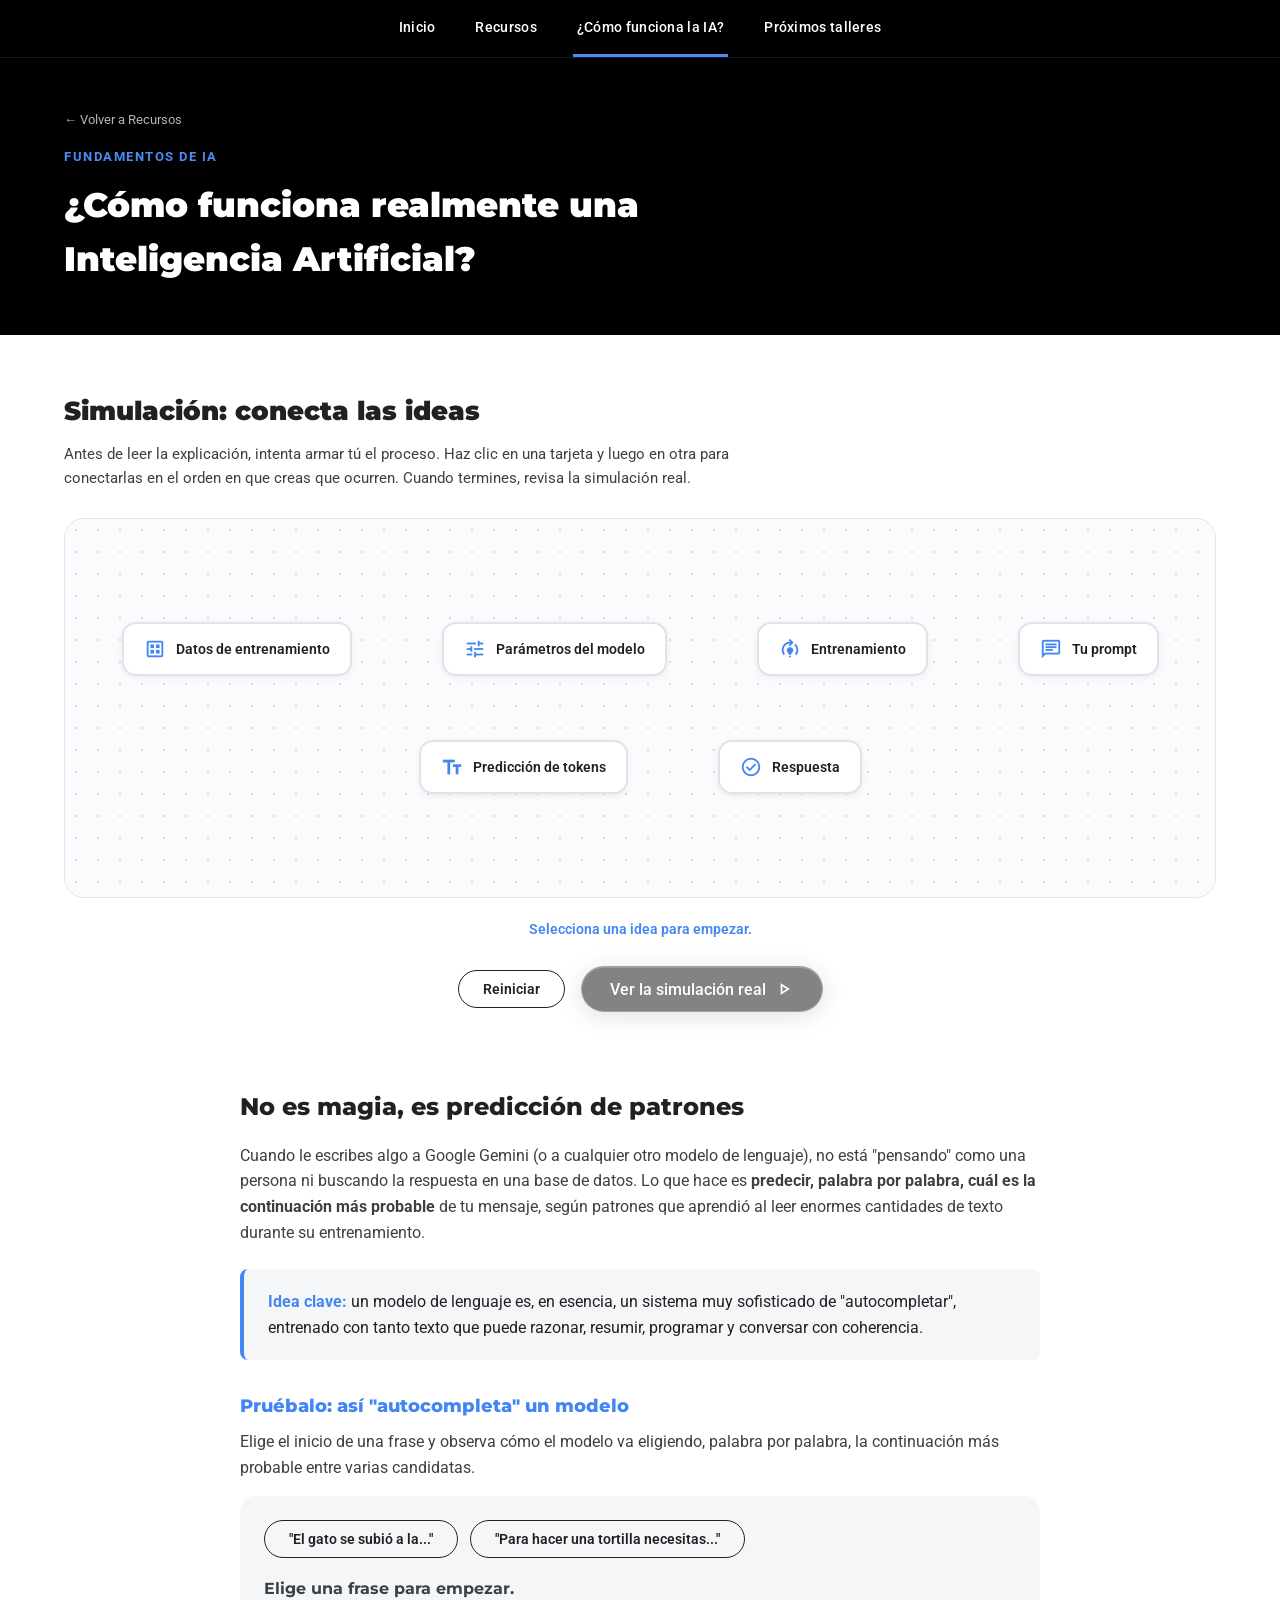
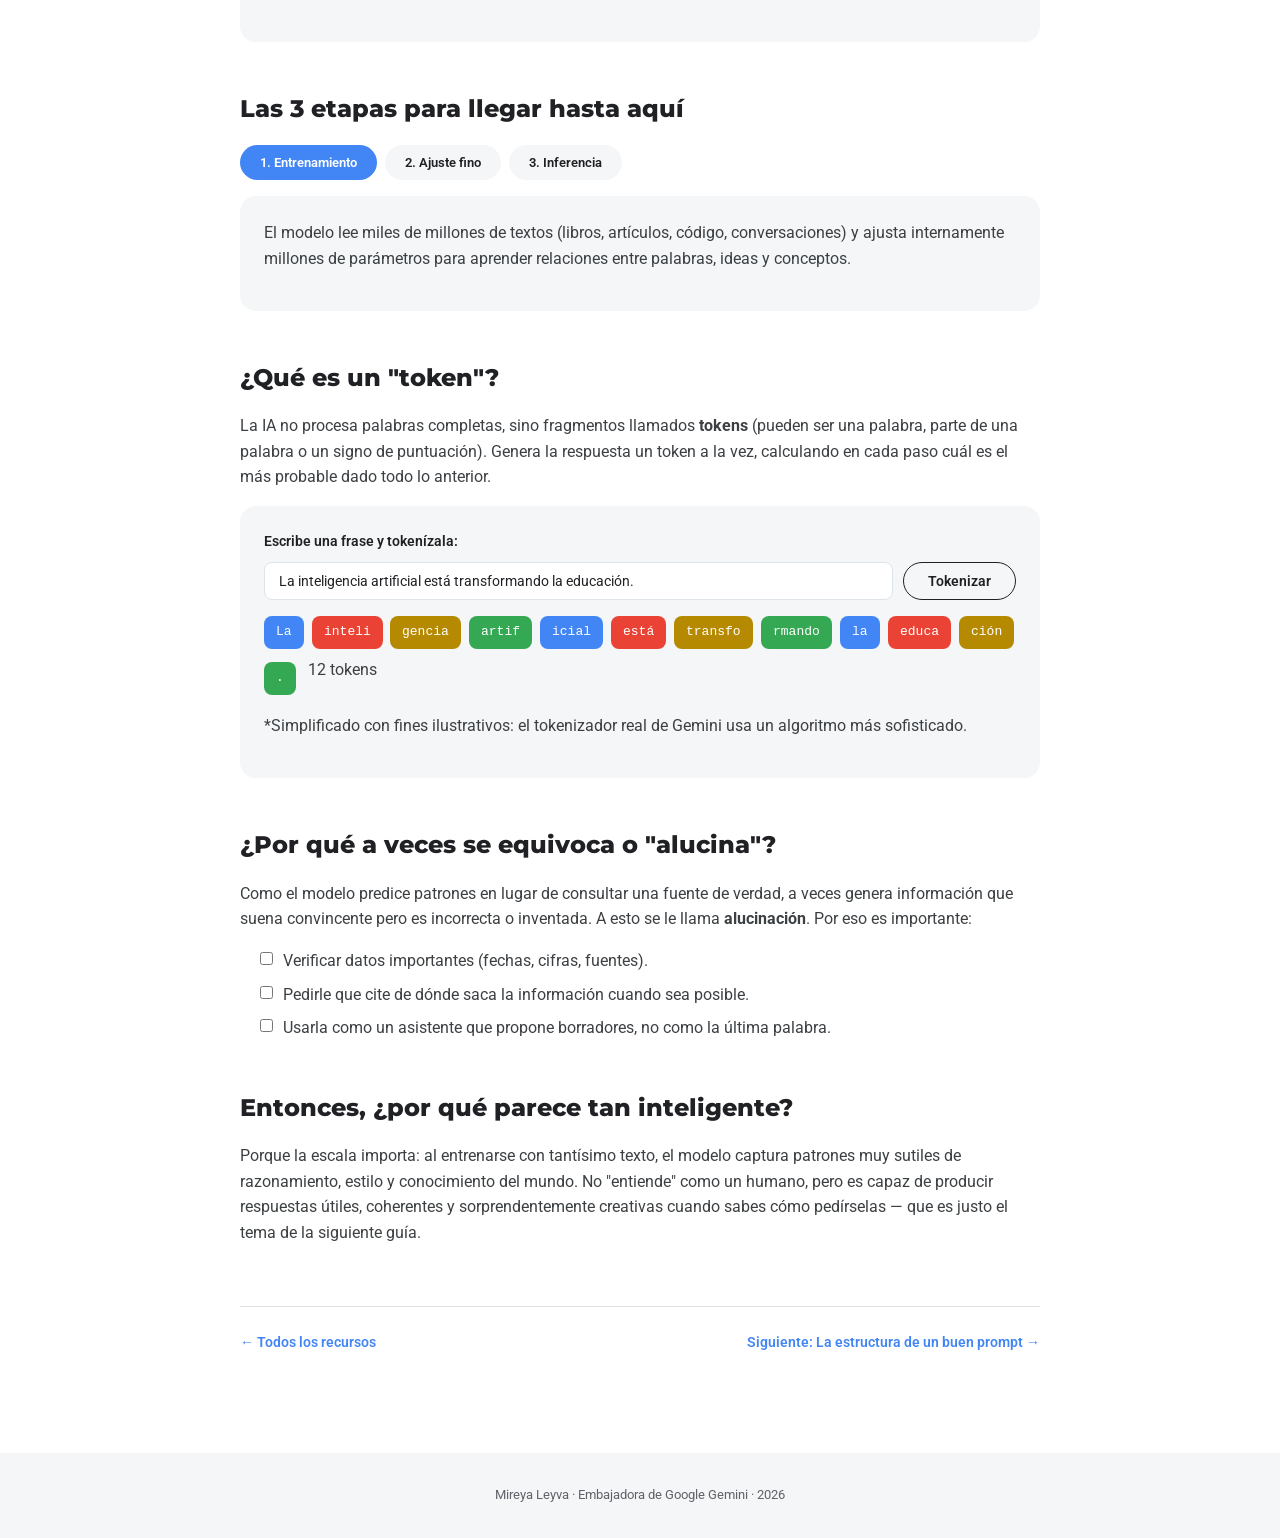
<file: como-funciona-la-ia.html>
<!doctype html>
<html lang="es">
  <head>
    <meta charset="UTF-8" />
    <meta name="viewport" content="width=device-width, initial-scale=1.0" />
    <title>¿Cómo funciona la IA? | Mireya Leyva - Embajadora de Google Gemini</title>
    <link rel="preconnect" href="https://fonts.googleapis.com" />
    <link rel="preconnect" href="https://fonts.gstatic.com" crossorigin />
    <link
      href="https://fonts.googleapis.com/css2?family=Montserrat:wght@700;800;900&family=Roboto:wght@400;500;700&display=swap"
      rel="stylesheet"
    />
    <link
      href="https://fonts.googleapis.com/css2?family=Material+Symbols+Outlined:opsz,wght,FILL,GRAD@20..48,100..700,0..1,-50..200"
      rel="stylesheet"
    />
    <link rel="stylesheet" href="styles.css?v=2" />
  </head>
  <body>
    <nav class="site-nav">
      <div class="container nav-bar">
        <a href="index.html">Inicio</a>
        <button type="button" class="nav-toggle" id="navToggle" aria-expanded="false" aria-controls="navMenu" aria-label="Abrir menú">
          <span class="icon material-symbols-outlined" aria-hidden="true">menu</span>
        </button>
        <div class="nav-menu" id="navMenu">
          <a href="recursos.html">Recursos</a>
          <a href="como-funciona-la-ia.html" class="active">¿Cómo funciona la IA?</a>
          <a href="proximos-talleres.html">Próximos talleres</a>
        </div>
      </div>
    </nav>

    <header class="content-hero">
      <div class="container">
        <a href="recursos.html" class="breadcrumb">← Volver a Recursos</a>
        <span class="content-kicker">Fundamentos de IA</span>
        <h1>¿Cómo funciona realmente una Inteligencia Artificial?</h1>
      </div>
    </header>

    <main>
      <section class="pizarra-section">
        <div class="container">
          <h2 class="pizarra-heading">Simulación: conecta las ideas</h2>
          <p class="pizarra-subtitle">
            Antes de leer la explicación, intenta armar tú el proceso. Haz
            clic en una tarjeta y luego en otra para conectarlas en el orden
            en que creas que ocurren. Cuando termines, revisa la simulación
            real.
          </p>

          <div class="pizarra reveal" id="pizarra">
            <svg class="pizarra-lines" id="pizarraLines"></svg>
            <div class="pizarra-nodes">
              <div class="pizarra-node" data-id="datos">
                <span class="icon material-symbols-outlined" aria-hidden="true">dataset</span>
                Datos de entrenamiento
              </div>
              <div class="pizarra-node" data-id="parametros">
                <span class="icon material-symbols-outlined" aria-hidden="true">tune</span>
                Parámetros del modelo
              </div>
              <div class="pizarra-node" data-id="entrenamiento">
                <span class="icon material-symbols-outlined" aria-hidden="true">model_training</span>
                Entrenamiento
              </div>
              <div class="pizarra-node" data-id="prompt">
                <span class="icon material-symbols-outlined" aria-hidden="true">chat</span>
                Tu prompt
              </div>
              <div class="pizarra-node" data-id="token">
                <span class="icon material-symbols-outlined" aria-hidden="true">text_fields</span>
                Predicción de tokens
              </div>
              <div class="pizarra-node" data-id="respuesta">
                <span class="icon material-symbols-outlined" aria-hidden="true">check_circle</span>
                Respuesta
              </div>
            </div>
          </div>

          <p class="pizarra-caption" id="pizarraCaption">Selecciona una idea para empezar.</p>

          <div class="pizarra-actions">
            <button type="button" class="btn-outline" id="pizarraReset">Reiniciar</button>
            <button type="button" class="btn-black-pill" id="pizarraSimulate">
              Ver la simulación real
              <span class="icon material-symbols-outlined" aria-hidden="true">play_arrow</span>
            </button>
          </div>
        </div>
      </section>

      <article class="content-body container">
        <h2>No es magia, es predicción de patrones</h2>
        <p>
          Cuando le escribes algo a Google Gemini (o a cualquier otro modelo de
          lenguaje), no está "pensando" como una persona ni buscando la
          respuesta en una base de datos. Lo que hace es
          <strong>predecir, palabra por palabra, cuál es la continuación más
          probable</strong> de tu mensaje, según patrones que aprendió al leer
          enormes cantidades de texto durante su entrenamiento.
        </p>

        <div class="callout">
          <strong>Idea clave:</strong> un modelo de lenguaje es, en esencia, un
          sistema muy sofisticado de "autocompletar", entrenado con tanto
          texto que puede razonar, resumir, programar y conversar con
          coherencia.
        </div>

        <h3 class="demo-heading">Pruébalo: así "autocompleta" un modelo</h3>
        <p>
          Elige el inicio de una frase y observa cómo el modelo va eligiendo,
          palabra por palabra, la continuación más probable entre varias
          candidatas.
        </p>

        <div class="autocomplete-demo reveal" id="autocompleteDemo">
          <div class="autocomplete-examples">
            <button type="button" class="btn-outline" data-example="gato">
              "El gato se subió a la..."
            </button>
            <button type="button" class="btn-outline" data-example="tortilla">
              "Para hacer una tortilla necesitas..."
            </button>
          </div>
          <p class="autocomplete-sentence" id="autocompleteSentence">
            Elige una frase para empezar.
          </p>
          <div class="autocomplete-bars" id="autocompleteBars"></div>
        </div>

        <h2>Las 3 etapas para llegar hasta aquí</h2>

        <div class="stepper reveal" id="etapasStepper">
          <div class="stepper-tabs">
            <button type="button" class="stepper-tab active" data-step="0">1. Entrenamiento</button>
            <button type="button" class="stepper-tab" data-step="1">2. Ajuste fino</button>
            <button type="button" class="stepper-tab" data-step="2">3. Inferencia</button>
          </div>
          <div class="stepper-panel" data-panel="0">
            <p>
              El modelo lee miles de millones de textos (libros, artículos,
              código, conversaciones) y ajusta internamente millones de
              parámetros para aprender relaciones entre palabras, ideas y
              conceptos.
            </p>
          </div>
          <div class="stepper-panel" data-panel="1" hidden>
            <p>
              Se le entrena específicamente para seguir instrucciones, ser
              útil y evitar respuestas dañinas, muchas veces con
              retroalimentación humana.
            </p>
          </div>
          <div class="stepper-panel" data-panel="2" hidden>
            <p>
              Es lo que pasa cuando tú le escribes un prompt. El modelo ya no
              aprende en ese momento; solo usa todo lo que aprendió antes para
              generar una respuesta, token por token.
            </p>
          </div>
        </div>

        <h2>¿Qué es un "token"?</h2>
        <p>
          La IA no procesa palabras completas, sino fragmentos llamados
          <strong>tokens</strong> (pueden ser una palabra, parte de una palabra
          o un signo de puntuación). Genera la respuesta un token a la vez,
          calculando en cada paso cuál es el más probable dado todo lo anterior.
        </p>

        <div class="tokenizer-demo reveal">
          <label class="tokenizer-label" for="tokenizerInput">Escribe una frase y tokenízala:</label>
          <div class="tokenizer-controls">
            <input
              type="text"
              id="tokenizerInput"
              value="La inteligencia artificial está transformando la educación."
            />
            <button type="button" class="btn-outline" id="tokenizerBtn">Tokenizar</button>
          </div>
          <div class="token-chips" id="tokenChips"></div>
          <p class="tokenizer-note">
            *Simplificado con fines ilustrativos: el tokenizador real de
            Gemini usa un algoritmo más sofisticado.
          </p>
        </div>

        <h2>¿Por qué a veces se equivoca o "alucina"?</h2>
        <p>
          Como el modelo predice patrones en lugar de consultar una fuente de
          verdad, a veces genera información que suena convincente pero es
          incorrecta o inventada. A esto se le llama
          <strong>alucinación</strong>. Por eso es importante:
        </p>
        <ul class="checklist reveal">
          <li>
            <label><input type="checkbox" /> Verificar datos importantes (fechas, cifras, fuentes).</label>
          </li>
          <li>
            <label><input type="checkbox" /> Pedirle que cite de dónde saca la información cuando sea posible.</label>
          </li>
          <li>
            <label><input type="checkbox" /> Usarla como un asistente que propone borradores, no como la última palabra.</label>
          </li>
        </ul>

        <h2>Entonces, ¿por qué parece tan inteligente?</h2>
        <p>
          Porque la escala importa: al entrenarse con tantísimo texto, el
          modelo captura patrones muy sutiles de razonamiento, estilo y
          conocimiento del mundo. No "entiende" como un humano, pero es capaz
          de producir respuestas útiles, coherentes y sorprendentemente
          creativas cuando sabes cómo pedírselas — que es justo el tema de la
          siguiente guía.
        </p>

        <div class="content-nav-footer">
          <a href="recursos.html">← Todos los recursos</a>
          <a href="estructura-de-prompts.html">Siguiente: La estructura de un buen prompt →</a>
        </div>
      </article>
    </main>

    <footer class="site-footer">
      <p>Mireya Leyva · Embajadora de Google Gemini · 2026</p>
    </footer>

    <script>
      (function () {
        var board = document.getElementById("pizarra");
        var svg = document.getElementById("pizarraLines");
        var caption = document.getElementById("pizarraCaption");
        var resetBtn = document.getElementById("pizarraReset");
        var simulateBtn = document.getElementById("pizarraSimulate");
        var nodeEls = Array.prototype.slice.call(board.querySelectorAll(".pizarra-node"));

        var descriptions = {
          datos: "Miles de millones de textos: libros, artículos, código, conversaciones.",
          parametros: 'Los "controles" internos del modelo que se ajustan al aprender.',
          entrenamiento: "El modelo ajusta sus parámetros leyendo los datos una y otra vez.",
          prompt: "El texto que tú escribes cuando le pides algo a la IA.",
          token: "El modelo ya entrenado predice, token por token, la continuación más probable.",
          respuesta: "El texto final que ves en pantalla, construido token a token."
        };

        var correctEdges = [
          ["datos", "entrenamiento", "Los datos de entrenamiento alimentan el entrenamiento del modelo."],
          ["parametros", "entrenamiento", "Los parámetros se ajustan durante ese entrenamiento."],
          ["entrenamiento", "token", "Un modelo ya entrenado pasa a predecir tokens."],
          ["prompt", "token", "Tu prompt es el punto de partida de esa predicción."],
          ["token", "respuesta", "Token a token, se construye la respuesta final."]
        ];

        var userEdges = {};
        var selectedId = null;
        var simTimer = null;

        function edgeKey(a, b) {
          return [a, b].sort().join("|");
        }

        function nodeEl(id) {
          return board.querySelector('[data-id="' + id + '"]');
        }

        function redrawLines() {
          svg.innerHTML = "";
          var boardRect = board.getBoundingClientRect();
          svg.setAttribute("width", boardRect.width);
          svg.setAttribute("height", boardRect.height);
          Object.keys(userEdges).forEach(function (key) {
            var ids = key.split("|");
            var a = nodeEl(ids[0]);
            var b = nodeEl(ids[1]);
            if (!a || !b) return;
            var aRect = a.getBoundingClientRect();
            var bRect = b.getBoundingClientRect();
            var line = document.createElementNS("http://www.w3.org/2000/svg", "line");
            line.setAttribute("x1", aRect.left + aRect.width / 2 - boardRect.left);
            line.setAttribute("y1", aRect.top + aRect.height / 2 - boardRect.top);
            line.setAttribute("x2", bRect.left + bRect.width / 2 - boardRect.left);
            line.setAttribute("y2", bRect.top + bRect.height / 2 - boardRect.top);
            line.setAttribute("class", "pizarra-edge");
            svg.appendChild(line);
          });
        }

        function resetBoard() {
          if (simTimer) {
            clearTimeout(simTimer);
            simTimer = null;
          }
          userEdges = {};
          selectedId = null;
          nodeEls.forEach(function (el) {
            el.classList.remove("selected", "visited");
          });
          redrawLines();
          caption.textContent = "Selecciona una idea para empezar.";
        }

        nodeEls.forEach(function (el) {
          el.addEventListener("click", function () {
            if (simTimer) return;
            var id = el.getAttribute("data-id");
            if (selectedId === null) {
              selectedId = id;
              el.classList.add("selected");
              caption.textContent = descriptions[id];
            } else if (selectedId === id) {
              el.classList.remove("selected");
              selectedId = null;
              caption.textContent = "Selecciona una idea para empezar.";
            } else {
              var prevEl = nodeEl(selectedId);
              if (prevEl) prevEl.classList.remove("selected");
              var key = edgeKey(selectedId, id);
              if (userEdges[key]) {
                delete userEdges[key];
              } else {
                userEdges[key] = true;
              }
              selectedId = null;
              redrawLines();
            }
          });
        });

        resetBtn.addEventListener("click", resetBoard);

        simulateBtn.addEventListener("click", function () {
          resetBoard();
          var i = 0;
          function step() {
            if (i >= correctEdges.length) {
              caption.textContent = "Así fluye la información dentro de una IA generativa.";
              simTimer = null;
              return;
            }
            var edge = correctEdges[i];
            userEdges[edgeKey(edge[0], edge[1])] = true;
            redrawLines();
            var a = nodeEl(edge[0]);
            var b = nodeEl(edge[1]);
            if (a) a.classList.add("visited");
            if (b) b.classList.add("visited");
            caption.textContent = edge[2];
            i++;
            simTimer = setTimeout(step, 1400);
          }
          step();
        });

        window.addEventListener("resize", redrawLines);
      })();
    </script>

    <script>
      (function () {
        // --- Simulador de autocompletado ---
        var examples = {
          gato: {
            prefix: "El gato se subió a la",
            steps: [
              { chosen: "mesa", candidates: [["mesa", 42], ["silla", 23], ["ventana", 18], ["cama", 10], ["pared", 7]] },
              { chosen: "y", candidates: [["y", 55], [".", 20], ["para", 15], ["mientras", 10]] },
              { chosen: "miró", candidates: [["miró", 38], ["durmió", 30], ["saltó", 20], ["maulló", 12]] },
              { chosen: "por la ventana.", candidates: [["por la ventana.", 50], ["a todos.", 25], ["el jardín.", 25]] }
            ]
          },
          tortilla: {
            prefix: "Para hacer una tortilla necesitas",
            steps: [
              { chosen: "harina", candidates: [["harina", 47], ["huevos", 28], ["maíz", 15], ["agua", 10]] },
              { chosen: ",", candidates: [[",", 60], [" y", 25], [".", 15]] },
              { chosen: "agua", candidates: [["agua", 44], ["sal", 30], ["aceite", 26]] },
              { chosen: "y un poco de sal.", candidates: [["y un poco de sal.", 48], ["y calor.", 32], ["y tiempo.", 20]] }
            ]
          }
        };

        var sentenceEl = document.getElementById("autocompleteSentence");
        var barsEl = document.getElementById("autocompleteBars");
        var exampleBtns = document.querySelectorAll("[data-example]");
        var autoTimer = null;

        function clearAutoTimer() {
          if (autoTimer) {
            clearTimeout(autoTimer);
            autoTimer = null;
          }
        }

        function renderBars(candidates) {
          barsEl.innerHTML = "";
          candidates.forEach(function (c, idx) {
            var row = document.createElement("div");
            row.className = "bar-row";
            row.style.animationDelay = idx * 0.08 + "s";
            row.innerHTML =
              '<span class="bar-label">' + c[0] + '</span>' +
              '<span class="bar-track"><span class="bar-fill" style="width:' + c[1] + '%"></span></span>' +
              '<span class="bar-pct">' + c[1] + '%</span>';
            barsEl.appendChild(row);
          });
        }

        function runExample(key) {
          clearAutoTimer();
          exampleBtns.forEach(function (b) { b.disabled = true; });
          var example = examples[key];
          var sentence = example.prefix;
          sentenceEl.textContent = sentence;
          barsEl.innerHTML = "";
          var i = 0;

          function step() {
            if (i >= example.steps.length) {
              sentenceEl.textContent = sentence;
              barsEl.innerHTML = '<p class="autocomplete-done">Así arma un modelo su respuesta: un token a la vez.</p>';
              exampleBtns.forEach(function (b) { b.disabled = false; });
              autoTimer = null;
              return;
            }
            var s = example.steps[i];
            renderBars(s.candidates);
            autoTimer = setTimeout(function () {
              sentence += " " + s.chosen;
              sentenceEl.textContent = sentence;
              i++;
              autoTimer = setTimeout(step, 500);
            }, 900);
          }
          step();
        }

        exampleBtns.forEach(function (btn) {
          btn.addEventListener("click", function () {
            runExample(btn.getAttribute("data-example"));
          });
        });

        // --- Etapas: pestañas ---
        var stepper = document.getElementById("etapasStepper");
        if (stepper) {
          var tabs = stepper.querySelectorAll(".stepper-tab");
          var panels = stepper.querySelectorAll(".stepper-panel");
          tabs.forEach(function (tab) {
            tab.addEventListener("click", function () {
              var step = tab.getAttribute("data-step");
              tabs.forEach(function (t) { t.classList.remove("active"); });
              tab.classList.add("active");
              panels.forEach(function (p) {
                p.hidden = p.getAttribute("data-panel") !== step;
              });
            });
          });
        }

        // --- Tokenizador ---
        var tokenizerInput = document.getElementById("tokenizerInput");
        var tokenizerBtn = document.getElementById("tokenizerBtn");
        var tokenChips = document.getElementById("tokenChips");

        function fakeTokenize(text) {
          var raw = text.match(/[\wáéíóúüñÁÉÍÓÚÜÑ]+|[^\s\w]/g) || [];
          var tokens = [];
          raw.forEach(function (piece) {
            if (/^[\wáéíóúüñÁÉÍÓÚÜÑ]+$/.test(piece) && piece.length > 7) {
              var mid = Math.ceil(piece.length / 2);
              tokens.push(piece.slice(0, mid));
              tokens.push(piece.slice(mid));
            } else {
              tokens.push(piece);
            }
          });
          return tokens;
        }

        function renderTokens() {
          var tokens = fakeTokenize(tokenizerInput.value);
          tokenChips.innerHTML = "";
          tokens.forEach(function (tok, idx) {
            var chip = document.createElement("span");
            chip.className = "token-chip token-chip-" + (idx % 4);
            chip.style.animationDelay = idx * 0.05 + "s";
            chip.textContent = tok;
            tokenChips.appendChild(chip);
          });
          var countEl = document.createElement("p");
          countEl.className = "tokenizer-count";
          countEl.textContent = tokens.length + " tokens";
          tokenChips.appendChild(countEl);
        }

        if (tokenizerBtn) {
          tokenizerBtn.addEventListener("click", renderTokens);
          tokenizerInput.addEventListener("keydown", function (e) {
            if (e.key === "Enter") renderTokens();
          });
          renderTokens();
        }
      })();
    </script>

    <script src="main.js?v=2" defer></script>
  </body>
</html>
</file>
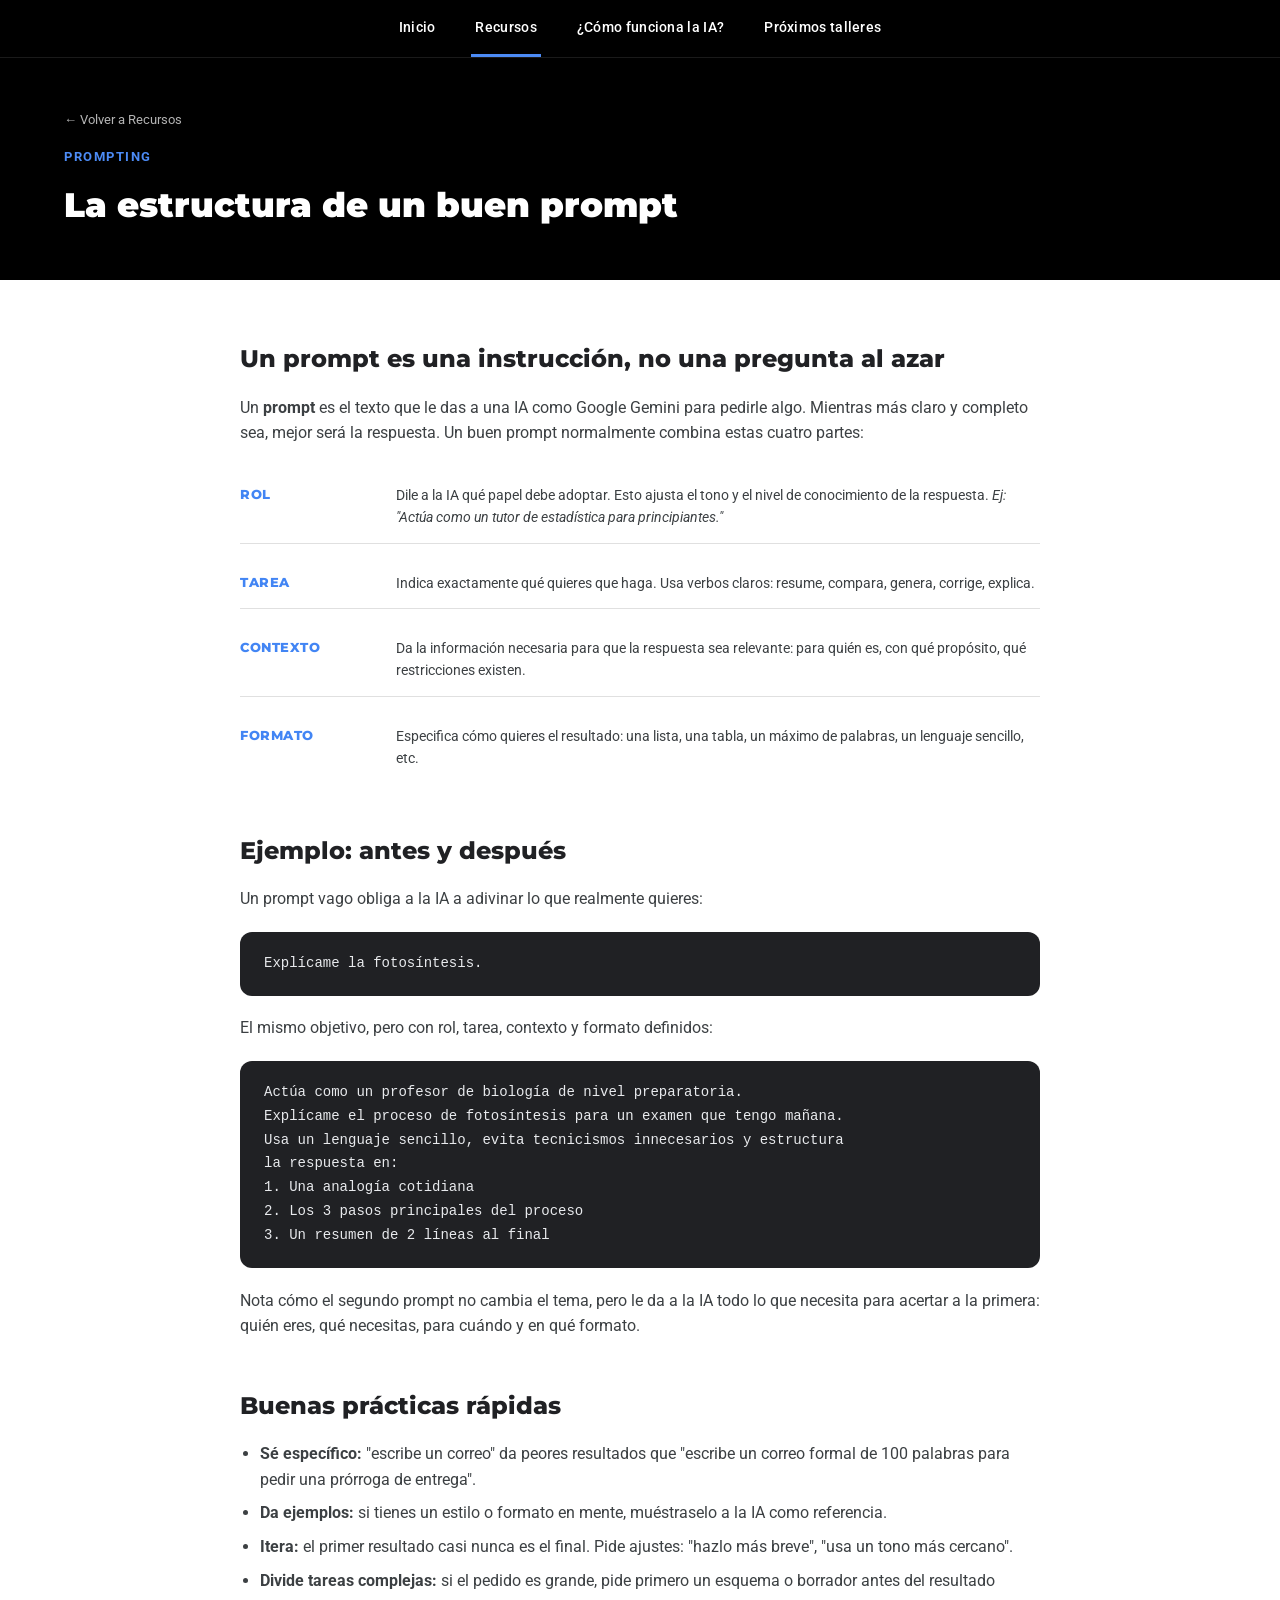
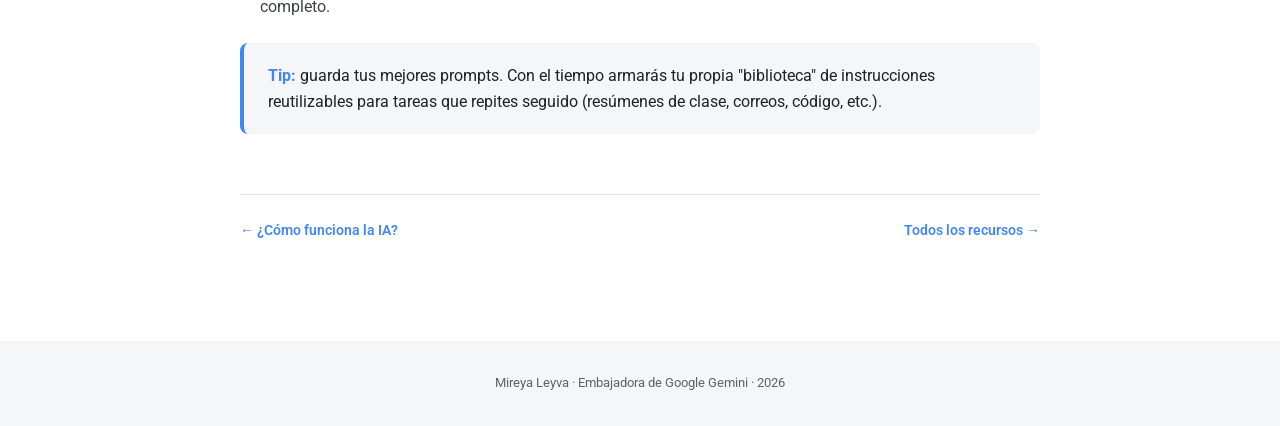
<file: estructura-de-prompts.html>
<!doctype html>
<html lang="es">
  <head>
    <meta charset="UTF-8" />
    <meta name="viewport" content="width=device-width, initial-scale=1.0" />
    <title>Estructura de un prompt | Mireya Leyva - Embajadora de Google Gemini</title>
    <link rel="preconnect" href="https://fonts.googleapis.com" />
    <link rel="preconnect" href="https://fonts.gstatic.com" crossorigin />
    <link
      href="https://fonts.googleapis.com/css2?family=Montserrat:wght@700;800;900&family=Roboto:wght@400;500;700&display=swap"
      rel="stylesheet"
    />
    <link
      href="https://fonts.googleapis.com/css2?family=Material+Symbols+Outlined:opsz,wght,FILL,GRAD@20..48,100..700,0..1,-50..200"
      rel="stylesheet"
    />
    <link rel="stylesheet" href="styles.css?v=2" />
  </head>
  <body>
    <nav class="site-nav">
      <div class="container nav-bar">
        <a href="index.html">Inicio</a>
        <button type="button" class="nav-toggle" id="navToggle" aria-expanded="false" aria-controls="navMenu" aria-label="Abrir menú">
          <span class="icon material-symbols-outlined" aria-hidden="true">menu</span>
        </button>
        <div class="nav-menu" id="navMenu">
          <a href="recursos.html" class="active">Recursos</a>
          <a href="como-funciona-la-ia.html">¿Cómo funciona la IA?</a>
          <a href="proximos-talleres.html">Próximos talleres</a>
        </div>
      </div>
    </nav>

    <header class="content-hero">
      <div class="container">
        <a href="recursos.html" class="breadcrumb">← Volver a Recursos</a>
        <span class="content-kicker">Prompting</span>
        <h1>La estructura de un buen prompt</h1>
      </div>
    </header>

    <main>
      <article class="content-body container">
        <h2>Un prompt es una instrucción, no una pregunta al azar</h2>
        <p>
          Un <strong>prompt</strong> es el texto que le das a una IA como
          Google Gemini para pedirle algo. Mientras más claro y completo sea,
          mejor será la respuesta. Un buen prompt normalmente combina estas
          cuatro partes:
        </p>

        <div class="prompt-anatomy reveal-stagger">
          <div class="part">
            <span class="part-label">Rol</span>
            <p>
              Dile a la IA qué papel debe adoptar. Esto ajusta el tono y el
              nivel de conocimiento de la respuesta.
              <em>Ej: "Actúa como un tutor de estadística para principiantes."</em>
            </p>
          </div>
          <div class="part">
            <span class="part-label">Tarea</span>
            <p>
              Indica exactamente qué quieres que haga. Usa verbos claros:
              resume, compara, genera, corrige, explica.
            </p>
          </div>
          <div class="part">
            <span class="part-label">Contexto</span>
            <p>
              Da la información necesaria para que la respuesta sea relevante:
              para quién es, con qué propósito, qué restricciones existen.
            </p>
          </div>
          <div class="part">
            <span class="part-label">Formato</span>
            <p>
              Especifica cómo quieres el resultado: una lista, una tabla, un
              máximo de palabras, un lenguaje sencillo, etc.
            </p>
          </div>
        </div>

        <h2>Ejemplo: antes y después</h2>
        <p>Un prompt vago obliga a la IA a adivinar lo que realmente quieres:</p>
        <div class="prompt-example reveal">Explícame la fotosíntesis.</div>

        <p>
          El mismo objetivo, pero con rol, tarea, contexto y formato
          definidos:
        </p>
        <div class="prompt-example reveal">Actúa como un profesor de biología de nivel preparatoria.
Explícame el proceso de fotosíntesis para un examen que tengo mañana.
Usa un lenguaje sencillo, evita tecnicismos innecesarios y estructura
la respuesta en:
1. Una analogía cotidiana
2. Los 3 pasos principales del proceso
3. Un resumen de 2 líneas al final</div>

        <p>
          Nota cómo el segundo prompt no cambia el tema, pero le da a la IA
          todo lo que necesita para acertar a la primera: quién eres, qué
          necesitas, para cuándo y en qué formato.
        </p>

        <h2>Buenas prácticas rápidas</h2>
        <ul class="reveal-stagger">
          <li>
            <strong>Sé específico:</strong> "escribe un correo" da peores
            resultados que "escribe un correo formal de 100 palabras para
            pedir una prórroga de entrega".
          </li>
          <li>
            <strong>Da ejemplos:</strong> si tienes un estilo o formato en
            mente, muéstraselo a la IA como referencia.
          </li>
          <li>
            <strong>Itera:</strong> el primer resultado casi nunca es el
            final. Pide ajustes: "hazlo más breve", "usa un tono más cercano".
          </li>
          <li>
            <strong>Divide tareas complejas:</strong> si el pedido es grande,
            pide primero un esquema o borrador antes del resultado completo.
          </li>
        </ul>

        <div class="callout reveal">
          <strong>Tip:</strong> guarda tus mejores prompts. Con el tiempo
          armarás tu propia "biblioteca" de instrucciones reutilizables para
          tareas que repites seguido (resúmenes de clase, correos, código,
          etc.).
        </div>

        <div class="content-nav-footer">
          <a href="como-funciona-la-ia.html">← ¿Cómo funciona la IA?</a>
          <a href="recursos.html">Todos los recursos →</a>
        </div>
      </article>
    </main>

    <footer class="site-footer">
      <p>Mireya Leyva · Embajadora de Google Gemini · 2026</p>
    </footer>

    <script src="main.js?v=2" defer></script>
  </body>
</html>
</file>
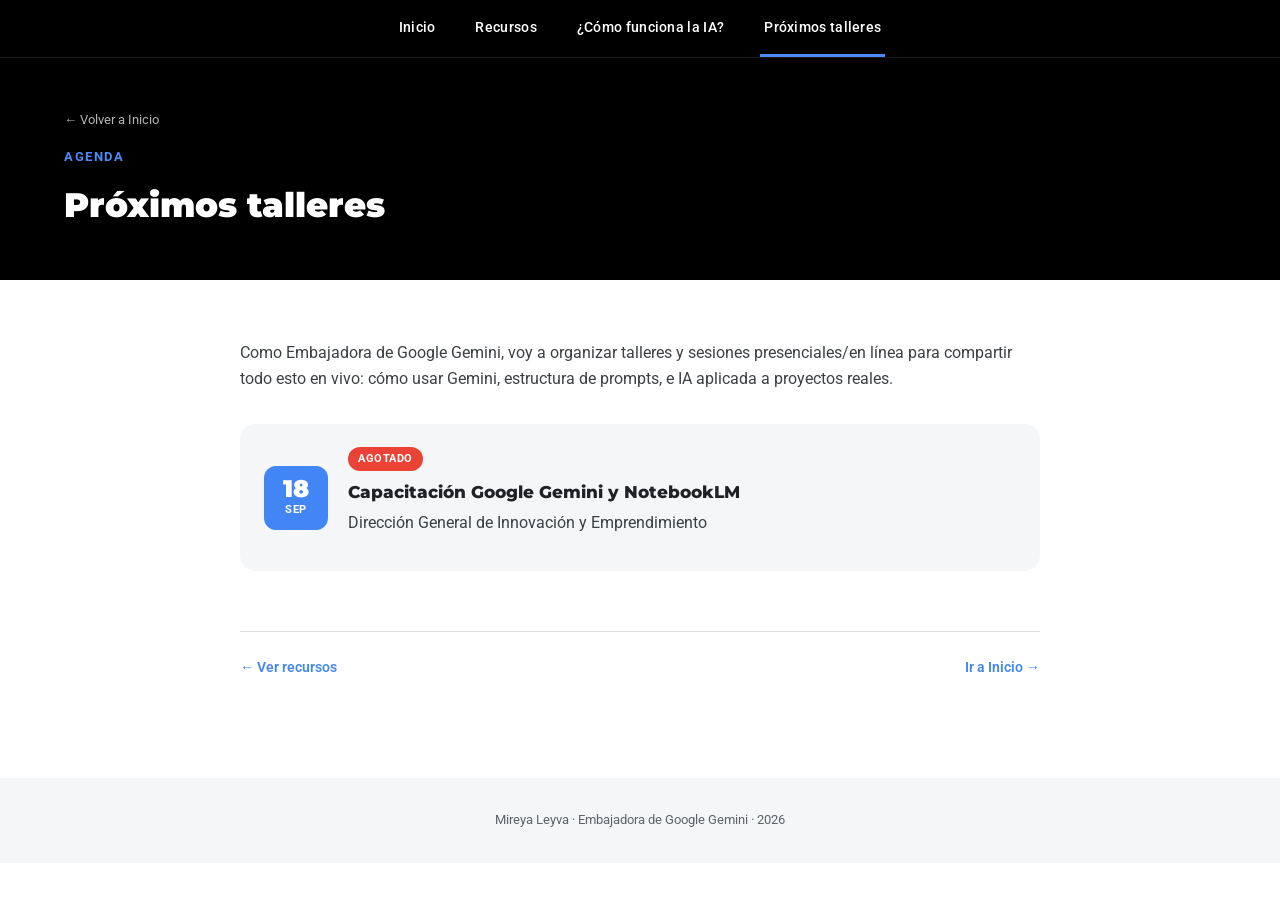
<file: proximos-talleres.html>
<!doctype html>
<html lang="es">
  <head>
    <meta charset="UTF-8" />
    <meta name="viewport" content="width=device-width, initial-scale=1.0" />
    <title>Próximos talleres | Mireya Leyva - Embajadora de Google Gemini</title>
    <link rel="preconnect" href="https://fonts.googleapis.com" />
    <link rel="preconnect" href="https://fonts.gstatic.com" crossorigin />
    <link
      href="https://fonts.googleapis.com/css2?family=Montserrat:wght@700;800;900&family=Roboto:wght@400;500;700&display=swap"
      rel="stylesheet"
    />
    <link
      href="https://fonts.googleapis.com/css2?family=Material+Symbols+Outlined:opsz,wght,FILL,GRAD@20..48,100..700,0..1,-50..200"
      rel="stylesheet"
    />
    <link rel="stylesheet" href="styles.css?v=2" />
  </head>
  <body>
    <nav class="site-nav">
      <div class="container nav-bar">
        <a href="index.html">Inicio</a>
        <button type="button" class="nav-toggle" id="navToggle" aria-expanded="false" aria-controls="navMenu" aria-label="Abrir menú">
          <span class="icon material-symbols-outlined" aria-hidden="true">menu</span>
        </button>
        <div class="nav-menu" id="navMenu">
          <a href="recursos.html">Recursos</a>
          <a href="como-funciona-la-ia.html">¿Cómo funciona la IA?</a>
          <a href="proximos-talleres.html" class="active">Próximos talleres</a>
        </div>
      </div>
    </nav>

    <header class="content-hero">
      <div class="container">
        <a href="index.html" class="breadcrumb">← Volver a Inicio</a>
        <span class="content-kicker">Agenda</span>
        <h1>Próximos talleres</h1>
      </div>
    </header>

    <main>
      <article class="content-body container">
        <p>
          Como Embajadora de Google Gemini, voy a organizar talleres y
          sesiones presenciales/en línea para compartir todo esto en vivo:
          cómo usar Gemini, estructura de prompts, e IA aplicada a proyectos
          reales.
        </p>

        <div class="workshops-list">
          <div class="workshop-card reveal">
            <div class="workshop-date">
              <span class="workshop-day">18</span>
              <span class="workshop-month">Sep</span>
            </div>
            <div class="workshop-info">
              <span class="workshop-status">Agotado</span>
              <h3>Capacitación Google Gemini y NotebookLM</h3>
              <p class="workshop-org">Dirección General de Innovación y Emprendimiento</p>
            </div>
          </div>
        </div>

        <div class="content-nav-footer">
          <a href="recursos.html">← Ver recursos</a>
          <a href="index.html">Ir a Inicio →</a>
        </div>
      </article>
    </main>

    <footer class="site-footer">
      <p>Mireya Leyva · Embajadora de Google Gemini · 2026</p>
    </footer>

    <script src="main.js?v=2" defer></script>
  </body>
</html>
</file>
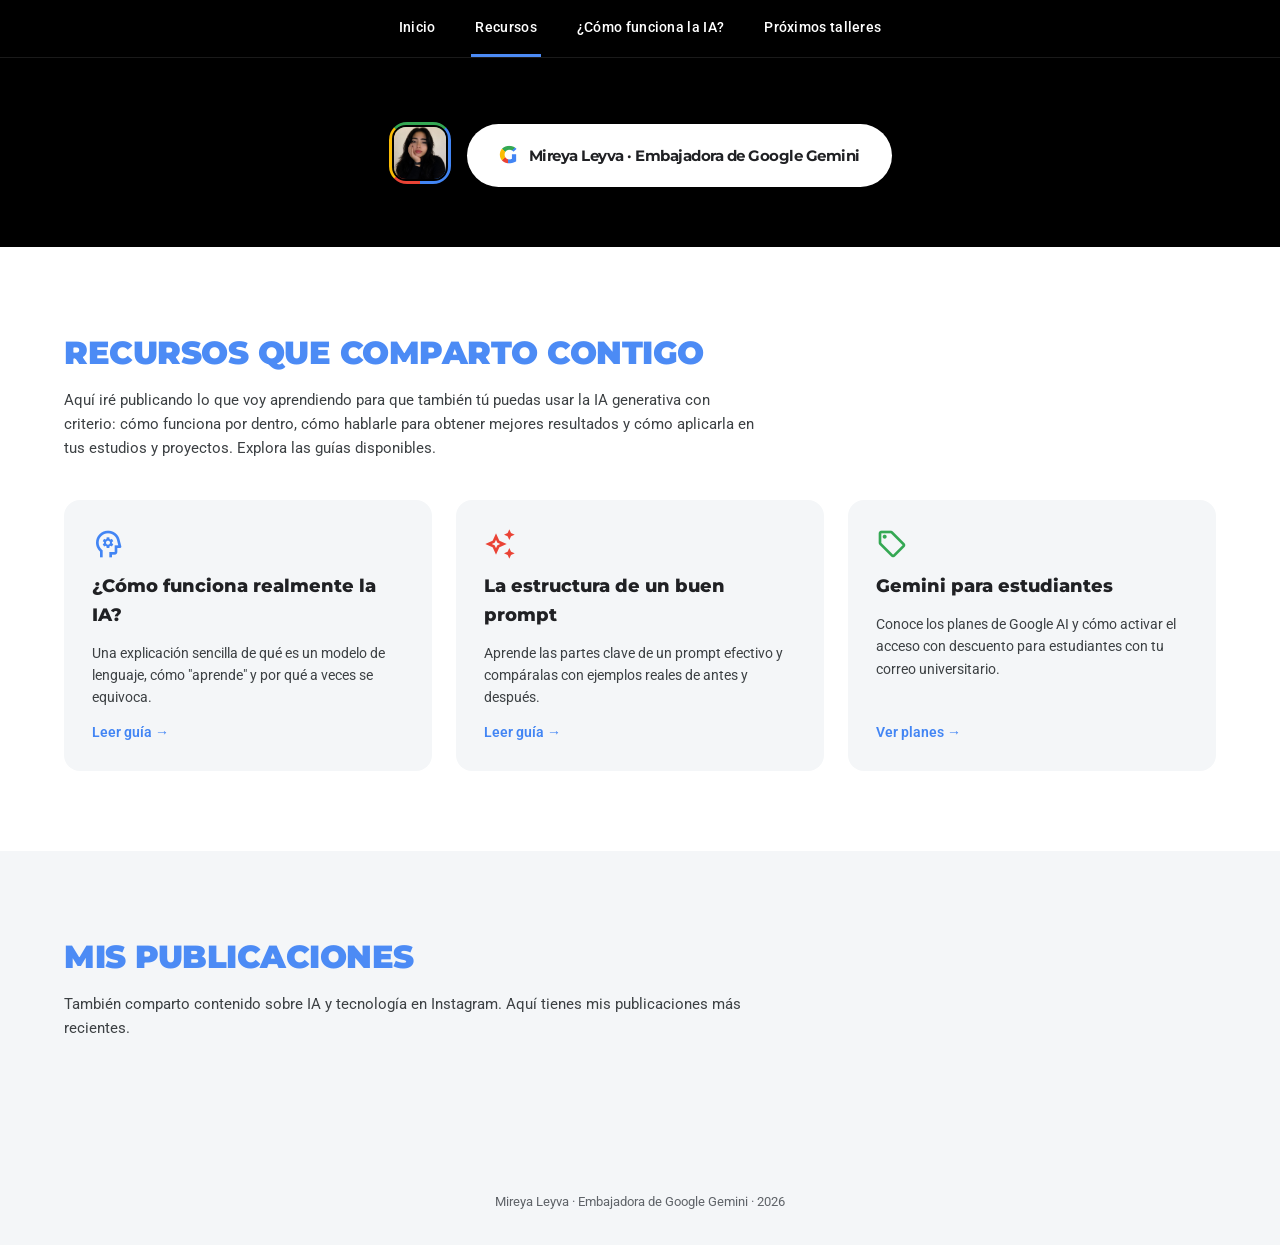
<file: recursos.html>
<!doctype html>
<html lang="es">
  <head>
    <meta charset="UTF-8" />
    <meta name="viewport" content="width=device-width, initial-scale=1.0" />
    <title>Recursos | Mireya Leyva - Embajadora de Google Gemini</title>
    <link rel="preconnect" href="https://fonts.googleapis.com" />
    <link rel="preconnect" href="https://fonts.gstatic.com" crossorigin />
    <link
      href="https://fonts.googleapis.com/css2?family=Montserrat:wght@700;800;900&family=Roboto:wght@400;500;700&display=swap"
      rel="stylesheet"
    />
    <link
      href="https://fonts.googleapis.com/css2?family=Material+Symbols+Outlined:opsz,wght,FILL,GRAD@20..48,100..700,0..1,-50..200"
      rel="stylesheet"
    />
    <link rel="stylesheet" href="styles.css?v=2" />
  </head>
  <body>
    <nav class="site-nav">
      <div class="container nav-bar">
        <a href="index.html">Inicio</a>
        <button type="button" class="nav-toggle" id="navToggle" aria-expanded="false" aria-controls="navMenu" aria-label="Abrir menú">
          <span class="icon material-symbols-outlined" aria-hidden="true">menu</span>
        </button>
        <div class="nav-menu" id="navMenu">
          <a href="recursos.html" class="active">Recursos</a>
          <a href="como-funciona-la-ia.html">¿Cómo funciona la IA?</a>
          <a href="proximos-talleres.html">Próximos talleres</a>
        </div>
      </div>
    </nav>

    <header class="hero-section">
      <div class="hero-content">
        <div class="profile-hero-mini">
          <div class="profile-photo-wrap">
            <img
              src="mireya-leyva.jpg"
              alt="Mireya Julissa Leyva Alvarez"
              class="profile-photo"
            />
          </div>
          <div class="google-badge">
            <span class="g-logo">
              <span class="g-blue">G</span>
            </span>
            <span class="badge-text">Mireya Leyva · Embajadora de Google Gemini</span>
          </div>
        </div>
      </div>
    </header>

    <main>
      <section class="resources-section">
        <div class="container">
          <h1 class="title-blue reveal">RECURSOS QUE COMPARTO CONTIGO</h1>
          <div class="resources-intro reveal">
            <p>
              Aquí iré publicando lo que voy aprendiendo para que también tú
              puedas usar la IA generativa con criterio: cómo funciona por
              dentro, cómo hablarle para obtener mejores resultados y cómo
              aplicarla en tus estudios y proyectos. Explora las guías
              disponibles.
            </p>
          </div>

          <div class="resources-grid reveal-stagger">
            <a href="como-funciona-la-ia.html" class="resource-card">
              <span class="icon resource-icon material-symbols-outlined" aria-hidden="true">psychology</span>
              <h3>¿Cómo funciona realmente la IA?</h3>
              <p>
                Una explicación sencilla de qué es un modelo de lenguaje, cómo
                "aprende" y por qué a veces se equivoca.
              </p>
              <span class="resource-link">Leer guía →</span>
            </a>

            <a href="estructura-de-prompts.html" class="resource-card">
              <span class="icon resource-icon material-symbols-outlined" aria-hidden="true">auto_awesome</span>
              <h3>La estructura de un buen prompt</h3>
              <p>
                Aprende las partes clave de un prompt efectivo y compáralas
                con ejemplos reales de antes y después.
              </p>
              <span class="resource-link">Leer guía →</span>
            </a>

            <a
              href="https://one.google.com/ai?g1_landing_page=75"
              target="_blank"
              rel="noopener"
              class="resource-card"
            >
              <span class="icon resource-icon material-symbols-outlined" aria-hidden="true">sell</span>
              <h3>Gemini para estudiantes</h3>
              <p>
                Conoce los planes de Google AI y cómo activar el acceso con
                descuento para estudiantes con tu correo universitario.
              </p>
              <span class="resource-link">Ver planes →</span>
            </a>
          </div>
        </div>
      </section>

      <section class="publications-section">
        <div class="container">
          <h2 class="title-blue reveal">MIS PUBLICACIONES</h2>
          <div class="resources-intro reveal">
            <p>
              También comparto contenido sobre IA y tecnología en Instagram.
              Aquí tienes mis publicaciones más recientes.
            </p>
          </div>

          <div class="ig-grid reveal-stagger">
            <blockquote
              class="instagram-media"
              data-instgrm-permalink="https://www.instagram.com/reel/Dc7wUf5gsWf/"
              data-instgrm-version="14"
            ></blockquote>

            <blockquote
              class="instagram-media"
              data-instgrm-permalink="https://www.instagram.com/reel/Dc7hgAgtvxs/"
              data-instgrm-version="14"
            ></blockquote>

            <blockquote
              class="instagram-media"
              data-instgrm-permalink="https://www.instagram.com/p/Dco8BNHHOw4/"
              data-instgrm-version="14"
            ></blockquote>
          </div>
        </div>
      </section>
    </main>

    <footer class="site-footer">
      <p>Mireya Leyva · Embajadora de Google Gemini · 2026</p>
    </footer>

    <script async src="https://www.instagram.com/embed.js"></script>
    <script src="main.js?v=2" defer></script>
  </body>
</html>
</file>
<file: styles.css>
/* 1. VARIABLES GLOBALES */
:root {
  --google-blue: #4285f4;
  --google-blue-light: #4c8bf5;
  --google-red: #ea4335;
  --google-yellow: #fbbc05;
  --google-green: #34a853;

  --black: #000000;
  --white: #ffffff;
  --bg-light: #f4f6f8;
  --text-main: #202124;

  --font-heading: "Montserrat", sans-serif;
  --font-body: "Roboto", sans-serif;
}

/* 2. ESTILOS BASE */
* {
  box-sizing: border-box;
  margin: 0;
  padding: 0;
}

body {
  font-family: var(--font-body);
  color: var(--text-main);
  line-height: 1.6;
  font-size: 16px;
  background-color: var(--white);
}

a {
  color: inherit;
}

.container {
  max-width: 1200px;
  margin: 0 auto;
  padding-left: 24px;
  padding-right: 24px;
}

/* 3. SECCIÓN HERO (Fondo Negro Superior) */
.hero-section {
  background-color: var(--black);
  padding: 60px 24px;
  display: flex;
  justify-content: center;
  align-items: center;
  flex-direction: column;
}

.hero-content {
  display: flex;
  flex-direction: column;
  align-items: center;
  gap: 30px;
}

.hero-image-placeholder img {
  max-width: 300px;
  height: auto;
}

/* Hero de presentación personal */
.profile-hero {
  display: flex;
  align-items: center;
  gap: 48px;
  text-align: left;
}

.profile-photo-wrap {
  flex-shrink: 0;
  padding: 6px;
  border-radius: 28px;
  background: conic-gradient(
    from 180deg,
    var(--google-red) 0 45deg,
    var(--google-yellow) 45deg 135deg,
    var(--google-green) 135deg 225deg,
    var(--google-blue) 225deg 360deg
  );
}

.profile-photo {
  display: block;
  width: 220px;
  height: 220px;
  object-fit: cover;
  border-radius: 24px;
  border: 4px solid var(--black);
}

.profile-text {
  display: flex;
  flex-direction: column;
  gap: 10px;
  max-width: 520px;
}

.profile-eyebrow {
  font-family: var(--font-body);
  color: var(--google-blue-light);
  font-weight: 700;
  font-size: 13px;
  letter-spacing: 1.5px;
  text-transform: uppercase;
}

.profile-name {
  font-family: var(--font-heading);
  color: var(--white);
  font-size: 32px;
  font-weight: 900;
  letter-spacing: -0.5px;
}

.profile-bio {
  color: rgba(255, 255, 255, 0.75);
  font-size: 15px;
  line-height: 1.6;
}

/* Versión compacta del hero personal, para páginas secundarias */
.profile-hero-mini {
  display: flex;
  align-items: center;
  gap: 16px;
}

.profile-hero-mini .profile-photo-wrap {
  padding: 3px;
  border-radius: 18px;
}

.profile-hero-mini .profile-photo {
  width: 56px;
  height: 56px;
  border-radius: 14px;
  border-width: 2px;
}

.profile-hero-mini .badge-text {
  font-size: 15px;
}

.google-badge {
  background-color: var(--white);
  padding: 12px 32px;
  border-radius: 50px;
  display: flex;
  align-items: center;
  gap: 12px;
  box-shadow: 0 4px 6px rgba(0, 0, 0, 0.1);
  align-self: flex-start;
  margin-top: 6px;
}

.profile-social {
  display: flex;
  gap: 12px;
  margin-top: 6px;
}

.profile-social a {
  width: 38px;
  height: 38px;
  border-radius: 50%;
  background-color: rgba(255, 255, 255, 0.12);
  color: var(--white);
  display: flex;
  align-items: center;
  justify-content: center;
  transition: background-color 0.2s, transform 0.2s;
}

.profile-social a:hover {
  background-color: rgba(255, 255, 255, 0.24);
  transform: translateY(-2px);
}

.profile-social svg {
  width: 19px;
  height: 19px;
}

.g-logo {
  font-family: var(--font-heading);
  font-size: 24px;
  font-weight: 800;
}

.g-blue {
  background: conic-gradient(
    from 180deg,
    var(--google-red) 0 45deg,
    var(--google-yellow) 45deg 135deg,
    var(--google-green) 135deg 225deg,
    var(--google-blue) 225deg 360deg
  );
  -webkit-background-clip: text;
  background-clip: text;
  -webkit-text-fill-color: transparent;
}

.badge-text {
  font-family: var(--font-heading);
  font-size: 20px;
  font-weight: 700;
  color: var(--text-main);
  letter-spacing: -0.5px;
}

/* 4. NAVEGACIÓN */
.site-nav {
  background-color: var(--black);
  border-bottom: 1px solid rgba(255, 255, 255, 0.1);
  position: sticky;
  top: 0;
  z-index: 100;
}

.site-nav a {
  display: inline-block;
  padding: 16px 4px;
  color: var(--white);
  text-decoration: none;
  font-family: var(--font-body);
  font-weight: 500;
  font-size: 14px;
  letter-spacing: 0.3px;
  border-bottom: 3px solid transparent;
  transition: border-color 0.2s;
}

.site-nav a:hover,
.site-nav a.active {
  border-bottom-color: var(--google-blue-light);
}

.nav-bar {
  display: flex;
  align-items: center;
  justify-content: center;
  gap: 32px;
  flex-wrap: wrap;
}

.nav-menu {
  display: flex;
  align-items: center;
  gap: 32px;
  flex-wrap: wrap;
}

.nav-toggle {
  display: none;
  align-items: center;
  justify-content: center;
  background: none;
  border: none;
  color: var(--white);
  cursor: pointer;
  padding: 8px;
}

.nav-toggle .icon {
  font-size: 26px;
}

/* 5. SECCIÓN DE BIENVENIDA */
.welcome-section {
  padding: 80px 0;
  background-color: var(--white);
}

.layout-grid {
  display: grid;
  grid-template-columns: 1fr 2fr;
  gap: 60px;
  align-items: center;
}

.col-left {
  display: flex;
  flex-direction: column;
  align-items: center;
  gap: 30px;
}

.gemini-icon-placeholder img {
  max-width: 250px;
  height: auto;
}

.btn-black-pill {
  background: rgba(30, 30, 34, 0.55);
  backdrop-filter: blur(20px) saturate(180%);
  -webkit-backdrop-filter: blur(20px) saturate(180%);
  color: var(--white);
  text-decoration: none;
  padding: 12px 28px;
  border-radius: 50px;
  font-family: var(--font-body);
  font-size: 16px;
  font-weight: 500;
  display: inline-flex;
  align-items: center;
  gap: 8px;
  transition: background-color 0.2s, box-shadow 0.2s, transform 0.2s;
  border: 1px solid rgba(255, 255, 255, 0.25);
  box-shadow: 0 4px 24px rgba(0, 0, 0, 0.12), inset 0 1px 0 rgba(255, 255, 255, 0.2);
  cursor: pointer;
}

.btn-black-pill:hover {
  background: rgba(50, 50, 55, 0.65);
  transform: translateY(-1px);
  box-shadow: 0 6px 28px rgba(0, 0, 0, 0.16), inset 0 1px 0 rgba(255, 255, 255, 0.25);
}

/* Iconos (Material Symbols de fonts.google.com/icons) */
.icon {
  font-variation-settings: "FILL" 0, "wght" 400, "GRAD" 0, "opsz" 24;
  font-size: 20px;
  line-height: 1;
  vertical-align: middle;
  flex-shrink: 0;
  user-select: none;
}

.sparkle {
  font-size: 18px;
  color: currentColor;
}

.text-link {
  color: var(--google-blue);
  text-decoration: none;
  font-weight: 600;
  font-size: 14px;
  display: inline-flex;
  align-items: center;
  gap: 6px;
}

.text-link:hover {
  text-decoration: underline;
}

.hero-links {
  display: flex;
  flex-direction: column;
  align-items: center;
  gap: 16px;
}

.gemini-logo {
  width: 260px;
  max-width: 100%;
  height: auto;
}

/* Pantalla de intro al cargar la página */
.intro-splash {
  position: fixed;
  inset: 0;
  z-index: 9999;
  display: flex;
  align-items: center;
  justify-content: center;
  background-color: var(--white);
  animation: introFadeOut 3.2s ease forwards;
}

.intro-content {
  display: flex;
  flex-direction: column;
  align-items: center;
  gap: 28px;
  padding: 0 24px;
  text-align: center;
}

.intro-title {
  font-family: var(--font-heading);
  font-weight: 900;
  font-size: clamp(24px, 5vw, 44px);
  letter-spacing: -0.5px;
  color: var(--text-main);
  line-height: 1.2;
  text-align: center;
}

.intro-line {
  display: inline;
}

.wave-letter {
  display: inline-block;
  animation: waveLetter 1.6s ease-in-out infinite;
}

@keyframes waveLetter {
  0%,
  60%,
  100% {
    transform: translateY(0);
  }
  30% {
    transform: translateY(-10px);
  }
}

.intro-splash img {
  width: min(380px, 75vw);
  height: auto;
}

@keyframes introFadeOut {
  0%,
  65% {
    opacity: 1;
    visibility: visible;
  }
  100% {
    opacity: 0;
    visibility: hidden;
  }
}


.col-right {
  display: flex;
  flex-direction: column;
  gap: 20px;
}

.title-blue {
  font-family: var(--font-heading);
  color: var(--google-blue-light);
  font-size: 32px;
  font-weight: 900;
  margin-bottom: 10px;
  letter-spacing: -0.5px;
}

.col-right p {
  color: #3c4043;
  font-size: 15px;
  line-height: 1.6;
  margin-bottom: 8px;
}

/* 6. BANNERS INFERIORES */
.banner-black {
  background-color: var(--black);
  padding: 40px 24px;
  text-align: center;
}

.banner-black h2 {
  font-family: var(--font-heading);
  color: var(--white);
  font-size: 28px;
  font-weight: 900;
  letter-spacing: 1px;
  overflow-wrap: break-word;
  word-break: break-word;
}

.banner-subtitle {
  color: rgba(255, 255, 255, 0.65);
  font-size: 14px;
  margin-top: 10px;
}

.banner-black .banner-social {
  justify-content: center;
  margin: 16px auto 0;
}

.about-section {
  background-color: var(--bg-light);
  padding: 60px 0;
}

.about-section p {
  color: #3c4043;
  font-size: 15px;
  margin-bottom: 16px;
  max-width: 900px;
}

.about-grid {
  display: grid;
  grid-template-columns: repeat(3, 1fr);
  gap: 24px;
  margin-top: 32px;
}

.about-card {
  background-color: var(--white);
  border-radius: 16px;
  padding: 28px;
  box-shadow: 0 2px 8px rgba(0, 0, 0, 0.06);
}

.about-card h3 {
  font-family: var(--font-heading);
  font-size: 18px;
  margin-bottom: 10px;
  color: var(--text-main);
  display: flex;
  align-items: center;
  gap: 10px;
}

.about-card .icon {
  font-size: 24px;
  color: var(--google-blue);
}

.about-card:nth-child(2) .icon {
  color: var(--google-red);
}

.about-card:nth-child(3) .icon {
  color: var(--google-green);
}

.about-card p {
  font-size: 14px;
  margin-bottom: 0;
}

/* 7. HUB DE RECURSOS */
.resources-section {
  padding: 80px 0;
  background-color: var(--white);
}

.publications-section {
  padding: 80px 0;
  background-color: var(--bg-light);
}

.ig-grid {
  display: grid;
  grid-template-columns: repeat(auto-fit, minmax(300px, 1fr));
  gap: 24px;
  justify-items: center;
  overflow-x: hidden;
}

.ig-grid iframe {
  max-width: 100% !important;
}

.resources-intro {
  max-width: 700px;
  margin-bottom: 40px;
}

.resources-intro p {
  color: #3c4043;
  font-size: 15px;
}

.resources-grid {
  display: grid;
  grid-template-columns: repeat(auto-fit, minmax(280px, 1fr));
  gap: 24px;
}

.resource-card {
  display: flex;
  flex-direction: column;
  gap: 12px;
  background-color: var(--bg-light);
  border-radius: 16px;
  padding: 28px;
  text-decoration: none;
  color: var(--text-main);
  transition: transform 0.2s, box-shadow 0.2s;
}

.resource-card:hover {
  transform: translateY(-4px);
  box-shadow: 0 8px 20px rgba(0, 0, 0, 0.1);
}

.resource-card .resource-icon {
  font-size: 32px;
  color: var(--google-blue);
}

.resources-grid .resource-card:nth-of-type(2) .resource-icon {
  color: var(--google-red);
}

.resources-grid .resource-card:nth-of-type(3) .resource-icon {
  color: var(--google-green);
}

.resource-card h3 {
  font-family: var(--font-heading);
  font-size: 18px;
  font-weight: 800;
}

.resource-card p {
  font-size: 14px;
  color: #3c4043;
  flex-grow: 1;
}

.resource-card .resource-link {
  font-weight: 600;
  font-size: 14px;
  color: var(--google-blue);
}

/* 8. PIZARRA INTERACTIVA (simulación) */
.pizarra-section {
  padding: 56px 0 16px;
}

.pizarra-heading {
  font-family: var(--font-heading);
  font-size: 26px;
  font-weight: 900;
  color: var(--text-main);
  margin-bottom: 10px;
}

.pizarra-subtitle {
  color: #3c4043;
  font-size: 15px;
  max-width: 700px;
  margin-bottom: 28px;
}

.pizarra {
  position: relative;
  min-height: 380px;
  background-color: #fbfbfd;
  background-image: radial-gradient(circle, #d7dbe3 1.5px, transparent 1.5px);
  background-size: 22px 22px;
  border: 1px solid #e2e5ea;
  border-radius: 20px;
  padding: 56px;
  display: flex;
  align-items: center;
}

.pizarra-lines {
  position: absolute;
  inset: 0;
  pointer-events: none;
}

.pizarra-edge {
  stroke: var(--google-blue);
  stroke-width: 2.5;
  stroke-linecap: round;
}

.pizarra-nodes {
  position: relative;
  z-index: 2;
  display: flex;
  flex-wrap: wrap;
  gap: 64px 90px;
  justify-content: center;
  align-items: center;
  width: 100%;
}

.pizarra-node {
  display: flex;
  align-items: center;
  gap: 10px;
  background-color: var(--white);
  border: 2px solid #dfe3ea;
  border-radius: 14px;
  padding: 14px 20px;
  font-family: var(--font-body);
  font-weight: 600;
  font-size: 14px;
  color: var(--text-main);
  cursor: pointer;
  box-shadow: 0 2px 6px rgba(0, 0, 0, 0.06);
  transition: border-color 0.2s, transform 0.2s, box-shadow 0.2s;
  user-select: none;
}

.pizarra-node:hover {
  transform: translateY(-2px);
  box-shadow: 0 6px 16px rgba(0, 0, 0, 0.1);
}

.pizarra-node .icon {
  color: var(--google-blue);
  font-size: 22px;
}

.pizarra-node.selected {
  border-color: var(--google-blue);
  box-shadow: 0 0 0 3px rgba(66, 133, 244, 0.2);
}

.pizarra-node.visited {
  border-color: var(--google-green);
}

.pizarra-node.visited .icon {
  color: var(--google-green);
}

.pizarra-caption {
  margin-top: 20px;
  min-height: 24px;
  font-size: 14px;
  font-weight: 600;
  color: var(--google-blue);
  text-align: center;
}

.pizarra-actions {
  display: flex;
  justify-content: center;
  align-items: center;
  gap: 16px;
  margin-top: 24px;
  flex-wrap: wrap;
}

.btn-outline {
  background: transparent;
  color: var(--text-main);
  border: 1.5px solid var(--text-main);
  padding: 10px 24px;
  border-radius: 50px;
  font-family: var(--font-body);
  font-size: 14px;
  font-weight: 600;
  cursor: pointer;
  transition: background-color 0.2s, color 0.2s;
}

.btn-outline:hover {
  background-color: var(--text-main);
  color: var(--white);
}

.btn-outline:disabled {
  opacity: 0.5;
  cursor: default;
}

.demo-heading {
  font-family: var(--font-heading);
  font-size: 18px;
  font-weight: 800;
  color: var(--google-blue);
  margin-top: 32px;
  margin-bottom: 8px;
}

/* Simulador de autocompletado */
.autocomplete-demo {
  background-color: var(--bg-light);
  border-radius: 16px;
  padding: 24px;
  margin: 16px 0 24px;
}

.autocomplete-examples {
  display: flex;
  flex-wrap: wrap;
  gap: 12px;
  margin-bottom: 18px;
}

.autocomplete-sentence {
  font-family: var(--font-heading);
  font-size: 17px;
  font-weight: 700;
  color: var(--text-main);
  min-height: 26px;
  margin-bottom: 16px;
}

.autocomplete-bars {
  display: flex;
  flex-direction: column;
  gap: 10px;
}

.bar-row {
  display: grid;
  grid-template-columns: 120px 1fr 44px;
  align-items: center;
  gap: 10px;
  font-size: 13px;
}

.bar-label {
  font-weight: 600;
  color: var(--text-main);
  white-space: nowrap;
  overflow: hidden;
  text-overflow: ellipsis;
}

.bar-track {
  background-color: #e4e7ec;
  border-radius: 6px;
  height: 10px;
  overflow: hidden;
}

.bar-fill {
  display: block;
  height: 100%;
  background-color: var(--google-blue);
  border-radius: 6px;
  transition: width 0.4s ease;
}

.bar-pct {
  font-weight: 600;
  color: #5f6368;
  text-align: right;
}

.autocomplete-done {
  font-size: 13px;
  color: var(--google-green);
  font-weight: 600;
  margin-bottom: 0;
}

/* Pestañas de las 3 etapas */
.stepper {
  margin: 16px 0 24px;
}

.stepper-tabs {
  display: flex;
  flex-wrap: wrap;
  gap: 8px;
  margin-bottom: 16px;
}

.stepper-tab {
  background-color: var(--bg-light);
  border: none;
  border-radius: 50px;
  padding: 10px 20px;
  font-family: var(--font-body);
  font-size: 13px;
  font-weight: 600;
  color: var(--text-main);
  cursor: pointer;
  transition: background-color 0.2s, color 0.2s;
}

.stepper-tab.active {
  background-color: var(--google-blue);
  color: var(--white);
}

.stepper-panel {
  background-color: var(--bg-light);
  border-radius: 16px;
  padding: 24px;
}

.stepper-panel p {
  margin-bottom: 0;
}

/* Tokenizador en vivo */
.tokenizer-demo {
  background-color: var(--bg-light);
  border-radius: 16px;
  padding: 24px;
  margin: 16px 0 24px;
}

.tokenizer-label {
  display: block;
  font-weight: 600;
  font-size: 14px;
  margin-bottom: 10px;
}

.tokenizer-controls {
  display: flex;
  flex-wrap: wrap;
  gap: 10px;
  margin-bottom: 16px;
}

.tokenizer-controls input {
  flex: 1;
  min-width: 220px;
  padding: 10px 14px;
  border: 1.5px solid #dfe3ea;
  border-radius: 8px;
  font-family: var(--font-body);
  font-size: 14px;
  color: var(--text-main);
}

.tokenizer-controls input:focus {
  outline: none;
  border-color: var(--google-blue);
}

.token-chips {
  display: flex;
  flex-wrap: wrap;
  gap: 8px;
  align-items: center;
}

.token-chip {
  display: inline-block;
  padding: 6px 12px;
  border-radius: 8px;
  font-family: "Roboto Mono", monospace;
  font-size: 13px;
  font-weight: 500;
  color: var(--white);
}

.token-chip-0 {
  background-color: var(--google-blue);
}

.token-chip-1 {
  background-color: var(--google-red);
}

.token-chip-2 {
  background-color: #b58a00;
}

.token-chip-3 {
  background-color: var(--google-green);
}

.tokenizer-count {
  font-size: 13px;
  color: #5f6368;
  margin-bottom: 0;
  margin-left: 4px;
}

.tokenizer-note {
  font-size: 12px;
  color: #80868b;
  margin-top: 14px;
  margin-bottom: 0;
}

/* Checklist con checkboxes */
.checklist {
  list-style: none;
  margin-left: 0;
}

.checklist li {
  margin-bottom: 10px;
}

.checklist label {
  display: flex;
  align-items: flex-start;
  gap: 10px;
  cursor: pointer;
}

.checklist input[type="checkbox"] {
  margin-top: 4px;
  accent-color: var(--google-blue);
  flex-shrink: 0;
}

.checklist li:has(input:checked) {
  color: #9aa0a6;
  text-decoration: line-through;
}

/* 9. PÁGINAS DE CONTENIDO (recurso individual) */
.content-hero {
  background-color: var(--black);
  padding: 48px 24px;
}

.breadcrumb {
  color: rgba(255, 255, 255, 0.7);
  font-size: 13px;
  text-decoration: none;
  display: inline-block;
  margin-bottom: 16px;
}

.breadcrumb:hover {
  color: var(--white);
}

.content-hero h1 {
  font-family: var(--font-heading);
  color: var(--white);
  font-size: 34px;
  font-weight: 900;
  max-width: 800px;
}

.content-hero .content-kicker {
  font-family: var(--font-body);
  color: var(--google-blue-light);
  font-weight: 700;
  font-size: 13px;
  letter-spacing: 1.5px;
  text-transform: uppercase;
  margin-bottom: 10px;
  display: block;
}

.content-body {
  padding: 60px 0 100px;
  max-width: 800px;
  margin: 0 auto;
}

.content-body h2 {
  font-family: var(--font-heading);
  color: var(--text-main);
  font-size: 24px;
  font-weight: 800;
  margin-top: 48px;
  margin-bottom: 16px;
}

.content-body h2:first-child {
  margin-top: 0;
}

.content-body p {
  color: #3c4043;
  font-size: 16px;
  margin-bottom: 16px;
}

.content-body ul,
.content-body ol {
  color: #3c4043;
  font-size: 16px;
  margin: 0 0 20px 20px;
}

.content-body li {
  margin-bottom: 8px;
}

.callout {
  background-color: var(--bg-light);
  border-left: 4px solid var(--google-blue);
  border-radius: 8px;
  padding: 20px 24px;
  margin: 24px 0;
}

.callout strong {
  color: var(--google-blue);
}

.prompt-example {
  background-color: var(--text-main);
  color: #e8eaed;
  border-radius: 12px;
  padding: 20px 24px;
  font-family: "Roboto Mono", monospace;
  font-size: 14px;
  line-height: 1.7;
  margin: 20px 0;
  white-space: pre-wrap;
  overflow-x: auto;
}

.prompt-anatomy {
  display: grid;
  gap: 14px;
  margin: 24px 0;
}

.prompt-anatomy .part {
  display: grid;
  grid-template-columns: 140px 1fr;
  gap: 16px;
  align-items: start;
  padding: 14px 0;
  border-bottom: 1px solid #e0e0e0;
}

.prompt-anatomy .part:last-child {
  border-bottom: none;
}

.prompt-anatomy .part-label {
  font-family: var(--font-heading);
  font-weight: 800;
  font-size: 13px;
  color: var(--google-blue);
  text-transform: uppercase;
  letter-spacing: 0.5px;
}

.prompt-anatomy .part p {
  margin-bottom: 0;
  font-size: 14px;
}

.empty-state {
  display: flex;
  flex-direction: column;
  align-items: center;
  gap: 12px;
  text-align: center;
  background-color: var(--bg-light);
  border-radius: 16px;
  padding: 48px 24px;
  margin: 32px 0;
}

.empty-state .icon {
  font-size: 40px;
  color: var(--google-blue);
}

.empty-state p {
  max-width: 420px;
  margin-bottom: 0;
}

/* Lista de talleres */
.workshops-list {
  display: flex;
  flex-direction: column;
  gap: 16px;
  margin: 32px 0;
}

.workshop-card {
  display: flex;
  align-items: center;
  gap: 20px;
  background-color: var(--bg-light);
  border-radius: 16px;
  padding: 20px 24px;
}

.workshop-date {
  flex-shrink: 0;
  display: flex;
  flex-direction: column;
  align-items: center;
  justify-content: center;
  width: 64px;
  height: 64px;
  border-radius: 12px;
  background-color: var(--google-blue);
  color: var(--white);
}

.workshop-day {
  font-family: var(--font-heading);
  font-size: 24px;
  font-weight: 900;
  line-height: 1;
}

.workshop-month {
  font-size: 11px;
  font-weight: 700;
  text-transform: uppercase;
  letter-spacing: 0.5px;
}

.workshop-info {
  flex: 1;
  min-width: 0;
}

.workshop-status {
  display: inline-block;
  background-color: var(--google-red);
  color: var(--white);
  font-size: 11px;
  font-weight: 700;
  text-transform: uppercase;
  letter-spacing: 0.5px;
  padding: 3px 10px;
  border-radius: 50px;
  margin-bottom: 8px;
}

.workshop-info h3 {
  font-family: var(--font-heading);
  font-size: 17px;
  font-weight: 800;
  color: var(--text-main);
  margin-bottom: 4px;
}

.workshop-org {
  font-size: 13px;
  color: #5f6368;
  margin-bottom: 0;
}

.content-nav-footer {
  display: flex;
  justify-content: space-between;
  margin-top: 60px;
  padding-top: 24px;
  border-top: 1px solid #e0e0e0;
}

.content-nav-footer a {
  font-weight: 600;
  font-size: 14px;
  color: var(--google-blue);
  text-decoration: none;
}

/* 10. FOOTER */
.site-footer {
  background-color: var(--bg-light);
  padding: 32px 24px;
  text-align: center;
}

.site-footer p {
  font-size: 13px;
  color: #5f6368;
}

/* 11. RESPONSIVO */
@media (max-width: 900px) {
  .profile-hero {
    flex-direction: column;
    text-align: center;
    gap: 24px;
  }

  .profile-text {
    align-items: center;
  }

  .profile-photo {
    width: 180px;
    height: 180px;
  }

  .google-badge {
    align-self: center;
  }

  .about-section {
    margin-top: 24px;
  }

  .layout-grid {
    grid-template-columns: 1fr;
    text-align: center;
    gap: 40px;
  }

  .col-right {
    text-align: left;
  }

  .title-blue {
    font-size: 26px;
  }

  .badge-text {
    font-size: 16px;
  }

  .banner-black h2 {
    font-size: 20px;
  }

  .about-grid {
    grid-template-columns: 1fr;
  }

  .nav-bar {
    justify-content: space-between;
  }

  .nav-toggle {
    display: flex;
  }

  .nav-menu {
    display: none;
    position: absolute;
    top: 100%;
    left: 0;
    right: 0;
    flex-direction: column;
    align-items: stretch;
    gap: 0;
    background-color: var(--black);
    border-top: 1px solid rgba(255, 255, 255, 0.1);
    padding: 8px 0;
  }

  .nav-menu.open {
    display: flex;
  }

  .nav-menu a {
    padding: 14px 24px;
  }

  .content-hero h1 {
    font-size: 26px;
  }

  .prompt-anatomy .part {
    grid-template-columns: 1fr;
    gap: 4px;
  }

  .pizarra {
    padding: 24px 16px;
  }

  .pizarra-nodes {
    gap: 40px 32px;
  }

  .pizarra-node {
    font-size: 13px;
    padding: 12px 16px;
  }

  .resources-grid {
    grid-template-columns: 1fr;
  }

  .ig-grid {
    grid-template-columns: 1fr;
  }

  .profile-name {
    font-size: 26px;
  }

  .content-body {
    padding: 40px 0 60px;
  }

  .about-card,
  .resource-card {
    padding: 22px;
  }
}

/* Teléfonos pequeños */
@media (max-width: 480px) {
  .container {
    padding-left: 16px;
    padding-right: 16px;
  }

  .nav-menu a {
    font-size: 14px;
  }

  .hero-section {
    padding: 40px 16px;
  }

  .profile-name {
    font-size: 22px;
  }

  .profile-bio {
    font-size: 14px;
  }

  .intro-title {
    font-size: clamp(20px, 7vw, 30px);
  }

  .intro-line {
    display: block;
    margin-bottom: 8px;
  }

  .intro-line:last-child {
    margin-bottom: 0;
  }

  .gemini-logo {
    width: 200px;
  }

  .btn-black-pill {
    padding: 11px 20px;
    font-size: 14px;
  }

  .autocomplete-examples .btn-outline {
    font-size: 12.5px;
    padding: 8px 16px;
  }

  .bar-row {
    grid-template-columns: 76px 1fr 32px;
    gap: 6px;
    font-size: 11.5px;
  }

  .bar-label {
    font-size: 11.5px;
  }

  .tokenizer-controls input {
    min-width: 0;
    width: 100%;
  }

  .stepper-tab {
    font-size: 12px;
    padding: 8px 14px;
  }

  .pizarra-node {
    font-size: 12px;
    padding: 10px 14px;
  }

  .pizarra-nodes {
    gap: 32px 20px;
  }

  .content-hero h1 {
    font-size: 22px;
  }

  .pizarra-heading {
    font-size: 21px;
  }

  .banner-black h2 {
    font-size: 15px;
    letter-spacing: 0.3px;
  }

  .banner-subtitle {
    font-size: 13px;
  }
}

/* 12. ANIMACIONES */

/* Aparición al hacer scroll */
@keyframes revealIn {
  from {
    opacity: 0;
    transform: translateY(46px) scale(0.92);
  }
  55% {
    opacity: 1;
  }
  to {
    opacity: 1;
    transform: translateY(0) scale(1);
  }
}

.reveal {
  opacity: 0;
  transform: translateY(46px) scale(0.92);
  will-change: opacity, transform;
}

.reveal.in-view {
  animation: revealIn 0.85s cubic-bezier(0.22, 1, 0.36, 1) forwards;
}

.reveal-stagger > * {
  opacity: 0;
  transform: translateY(46px) scale(0.92);
  will-change: opacity, transform;
}

.reveal-stagger > *.in-view {
  animation: revealIn 0.75s cubic-bezier(0.22, 1, 0.36, 1) forwards;
}


/* Branding con vida: degradado en movimiento */
@keyframes huePulse {
  0%, 100% { filter: hue-rotate(0deg); }
  50% { filter: hue-rotate(35deg); }
}

.g-blue,
.gemini-logo {
  animation: huePulse 6s ease-in-out infinite;
}

/* Tarjetas: hover más vivo */
.about-card {
  transition: transform 0.25s ease, box-shadow 0.25s ease;
}

.about-card:hover {
  transform: translateY(-4px);
  box-shadow: 0 10px 24px rgba(0, 0, 0, 0.1);
}

.ig-grid > blockquote {
  transition: transform 0.25s ease;
}

.ig-grid > blockquote:hover {
  transform: translateY(-4px);
}

/* Botones: feedback táctil */
.btn-black-pill:active,
.btn-outline:active,
.stepper-tab:active,
.resource-card:active {
  transform: scale(0.97);
}

.stepper-tab {
  transition: background-color 0.2s, color 0.2s, transform 0.15s;
}

/* Transición al cambiar de pestaña en el stepper */
@keyframes panelFadeIn {
  from {
    opacity: 0;
    transform: translateY(8px);
  }
  to {
    opacity: 1;
    transform: translateY(0);
  }
}

.stepper-panel:not([hidden]) {
  animation: panelFadeIn 0.35s ease;
}

/* Barras del simulador de autocompletado */
@keyframes barRowIn {
  from {
    opacity: 0;
    transform: translateX(-8px);
  }
  to {
    opacity: 1;
    transform: translateX(0);
  }
}

.bar-row {
  animation: barRowIn 0.35s ease both;
}

/* Chips del tokenizador */
@keyframes chipPopIn {
  from {
    opacity: 0;
    transform: scale(0.7);
  }
  to {
    opacity: 1;
    transform: scale(1);
  }
}

.token-chip {
  animation: chipPopIn 0.3s ease both;
}

/* Líneas de conexión de la pizarra */
.pizarra-edge {
  animation: edgeDraw 0.4s ease forwards;
}

@keyframes edgeDraw {
  from {
    opacity: 0;
  }
  to {
    opacity: 1;
  }
}
</file>
